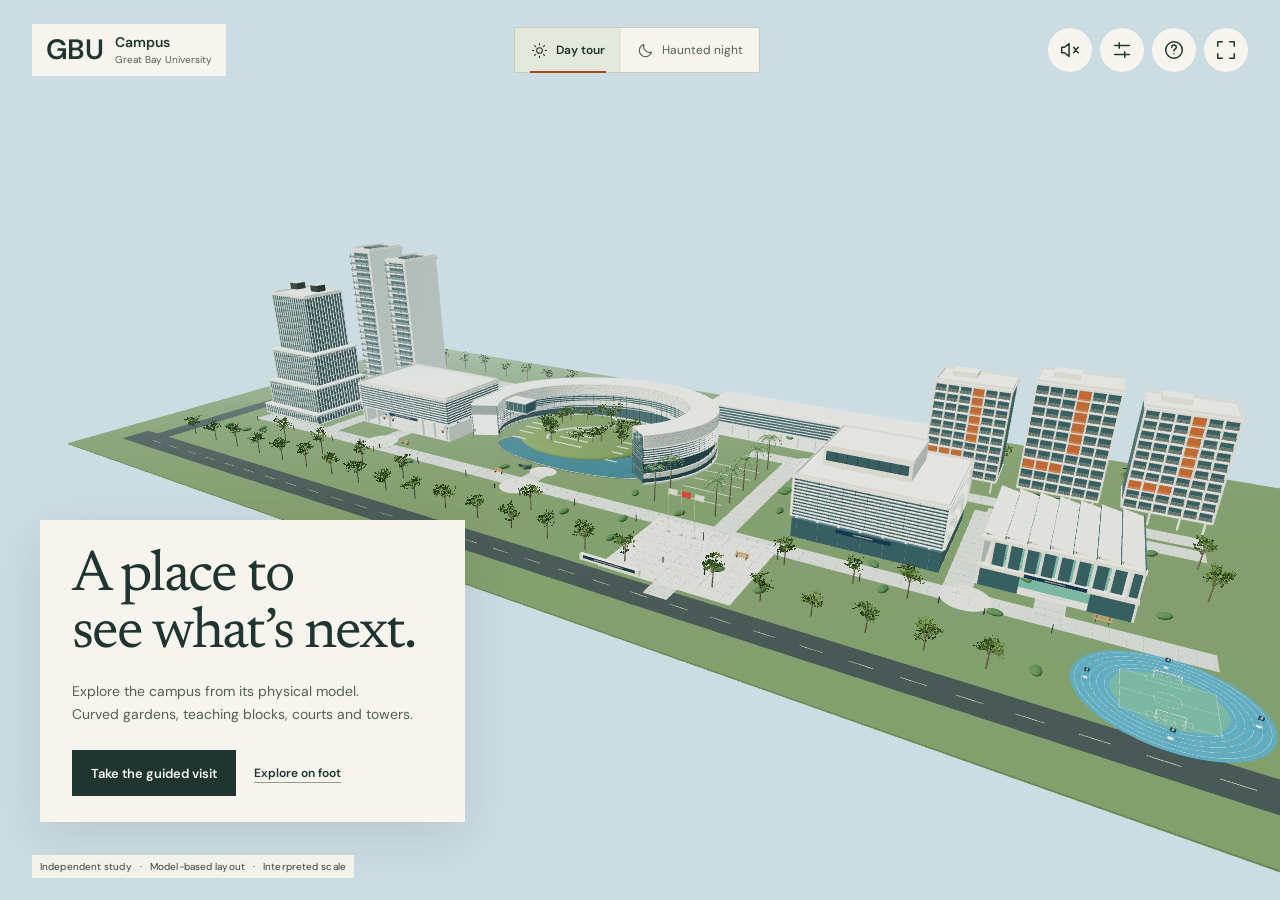
<file: index.html>
<!doctype html>
<html lang="en">
<head>
  <meta charset="UTF-8" /><meta name="viewport" content="width=device-width,initial-scale=1,viewport-fit=cover" />
  <meta name="theme-color" content="#f6f4ec" /><meta name="description" content="GBU Campus: an independent 3D study inspired by Great Bay University. Explore the architecture by day or enter a fictional haunted campus after dark." />
  <title>GBU Campus · Day tour</title>
  <link rel="icon" type="image/svg+xml" href="./favicon.svg" />
  <script type="module" crossorigin src="/assets/index-C_1fNGeS.js"></script>
  <link rel="modulepreload" crossorigin href="/assets/three-CCdVK0gQ.js">
  <link rel="stylesheet" crossorigin href="/assets/index-BbKD1gX-.css">
</head>
<body data-campus-mode="day">
  <main id="experience" aria-label="Great Bay University virtual campus visit">
    <canvas id="world" tabindex="0" aria-label="Interactive 3D campus. Use W A S D to walk and drag to look, or capture the mouse for mouse look. Press H for controls."></canvas>
    <div id="scene-fade" aria-hidden="true"></div>
    <header class="masthead campus-masthead">
      <a class="wordmark campus-brand" href="/" aria-label="GBU Campus — day tour"><strong>GBU</strong><span>Campus<small>Great Bay University</small></span></a>
      <nav class="campus-modes" aria-label="Campus experiences">
        <a href="/" aria-current="page"><svg viewBox="0 0 24 24" aria-hidden="true" focusable="false"><circle cx="12" cy="12" r="4"/><path d="M12 2v2m0 16v2M2 12h2m16 0h2M5 5l1.5 1.5m11 11L19 19M5 19l1.5-1.5m11-11L19 5"/></svg><span>Day tour</span></a>
        <a href="/night/"><svg viewBox="0 0 24 24" aria-hidden="true" focusable="false"><path d="M20.4 14.3A8.6 8.6 0 0 1 9.7 3.6a8.7 8.7 0 1 0 10.7 10.7Z"/></svg><span>Haunted night</span></a>
      </nav>
      <div class="tools" aria-label="Visit tools">
        <button id="sound" class="icon-button" aria-label="Turn ambience on" aria-pressed="false" title="Ambience"><svg viewBox="0 0 24 24"><path d="M11 5 6 9H3v6h3l5 4V5Zm5 4 5 6m0-6-5 6"/></svg></button>
        <button id="settings" class="icon-button" aria-label="Open settings" title="Settings"><svg viewBox="0 0 24 24"><path d="M4 7h16M4 17h16M9 4v6m6 4v6"/></svg></button>
        <button id="help" class="icon-button" aria-label="How to explore" title="Controls and information"><svg viewBox="0 0 24 24"><circle cx="12" cy="12" r="9"/><path d="M9.5 9a2.5 2.5 0 0 1 5 0c0 2-2.5 2-2.5 4m0 3h.01"/></svg></button>
        <button id="fullscreen" class="icon-button desktop-only" aria-label="Enter fullscreen" title="Fullscreen"><svg viewBox="0 0 24 24"><path d="M8 3H3v5m13-5h5v5M3 16v5h5m13-5v5h-5"/></svg></button>
      </div>
    </header>
    <section id="welcome" class="welcome" aria-labelledby="welcome-title">
      <h1 id="welcome-title">A place to<br>see what’s next.</h1>
      <p>Explore the campus from its physical model.<br>Curved gardens, teaching blocks, courts and towers.</p>
      <div class="welcome-actions"><button id="start-tour" class="primary" disabled>Preparing your visit…</button><button id="start-walk" class="text-button" disabled>Explore on foot</button></div>
      <div id="loading" class="loading" role="status"><span id="loading-text">Preparing architecture and landscape</span><div class="loading-track"><i id="loading-bar"></i></div></div>
      <div id="load-error" hidden role="alert"><p>The 3D scene could not load. Check your connection, then reload the visit.</p><button id="retry" class="primary">Reload the visit</button></div>
    </section>
    <div id="location-note" class="location-note" hidden><h1 id="place-title">The flag plaza</h1><p id="place-description">A campus arranged around its curved garden building.</p></div>
    <div id="visit-status" class="status" role="status" aria-live="polite" hidden></div>
    <div class="bottom-area">
      <nav id="places" class="places" aria-label="Places to visit" hidden>
        <button data-place="plaza" aria-current="location"><span class="place-dot"></span>Plaza</button><span class="route-line" aria-hidden="true"></span>
        <button data-place="entrance"><span class="place-dot"></span>Water court</button><span class="route-line" aria-hidden="true"></span>
        <button data-place="lobby"><span class="place-dot"></span>West block</button><button data-place="sports"><span class="place-dot"></span>Sports hall</button><button data-place="residence"><span class="place-dot"></span>Dormitories</button><button data-place="towers"><span class="place-dot"></span>Towers</button>
      </nav>
      <div id="visit-controls" class="visit-controls" hidden><button id="tour-toggle" class="primary">Guided visit <svg viewBox="0 0 24 24"><path d="m9 5 10 7-10 7Z"/></svg></button><button id="reset" class="icon-button" aria-label="Return to the plaza" title="Return to plaza"><svg viewBox="0 0 24 24"><path d="M4 10a8 8 0 1 1 1 8M4 4v6h6"/></svg></button></div>
    </div>
    <div id="touch-controls" class="touch-controls" hidden aria-label="Touch movement"><button data-move="forward" aria-label="Walk forward"><svg viewBox="0 0 24 24"><path d="m6 15 6-6 6 6"/></svg></button><button data-move="left" aria-label="Walk left"><svg viewBox="0 0 24 24"><path d="m15 6-6 6 6 6"/></svg></button><button data-move="back" aria-label="Walk backward"><svg viewBox="0 0 24 24"><path d="m6 9 6 6 6-6"/></svg></button><button data-move="right" aria-label="Walk right"><svg viewBox="0 0 24 24"><path d="m9 6 6 6-6 6"/></svg></button></div>
    <p id="gesture-hint" class="gesture-hint" hidden>W A S D to walk · drag to look · Esc to pause</p>
    <footer class="provenance">Independent study <span>·</span> Model-based layout <span>·</span> Interpreted scale</footer>
  </main>
  <dialog id="help-dialog" aria-labelledby="help-title"><button class="close-dialog icon-button" aria-label="Close controls"><svg viewBox="0 0 24 24"><path d="m6 6 12 12M6 18 18 6"/></svg></button><h2 id="help-title">Make yourself at home.</h2><p>Take the guided visit, or move at your own pace.</p><dl class="instructions"><div><dt>Walk</dt><dd><kbd>W</kbd><kbd>A</kbd><kbd>S</kbd><kbd>D</kbd> or arrow keys</dd></div><div><dt>Look around</dt><dd>Drag the scene · <kbd>Q</kbd> / <kbd>E</kbd> to turn · or choose mouse follow in settings and click the scene to capture the mouse</dd></div><div><dt>Walk faster</dt><dd>Hold <kbd>Shift</kbd></dd></div><div><dt>Pause / resume</dt><dd><kbd>Esc</kbd> or the visit button</dd></div><div><dt>On a touch screen</dt><dd>Use the direction buttons; drag elsewhere to look.</dd></div></dl><p class="model-note">This independent study uses the supplied physical-model views for relative building locations and campus photos for facade details. It is not an official university tour. Distances are compressed for exploration; unseen interiors are interpreted. Haunted night uses the same campus with fictional characters and challenges.</p><button class="primary close-dialog">Continue exploring</button></dialog>
  <dialog id="settings-dialog" aria-labelledby="settings-title"><button class="close-dialog icon-button" aria-label="Close settings"><svg viewBox="0 0 24 24"><path d="m6 6 12 12M6 18 18 6"/></svg></button><h2 id="settings-title">Your pace, your view.</h2><label class="setting-row" for="quality"><span>Rendering detail<small>Balanced uses less graphics power.</small></span><select id="quality"><option value="high">High</option><option value="balanced">Balanced</option></select></label><label class="setting-row" for="reduced-motion"><span>Reduce camera motion<small>Visit each place without an automatic walk.</small></span><input type="checkbox" id="reduced-motion" /></label><label class="setting-row" for="look-mode"><span>Mouse look<small>Drag the scene, or capture the mouse and move it to look around. The two modes never run together.</small></span><select id="look-mode"><option value="drag">Drag to look</option><option value="follow">Mouse follow</option></select></label><label class="setting-row" for="sensitivity"><span>Look sensitivity<small>Applies to drag and mouse follow.</small></span><input id="sensitivity" type="range" min="0.5" max="2" step="0.1" value="1" /></label><button class="primary close-dialog">Back to the visit</button></dialog>
</body></html>
</file>
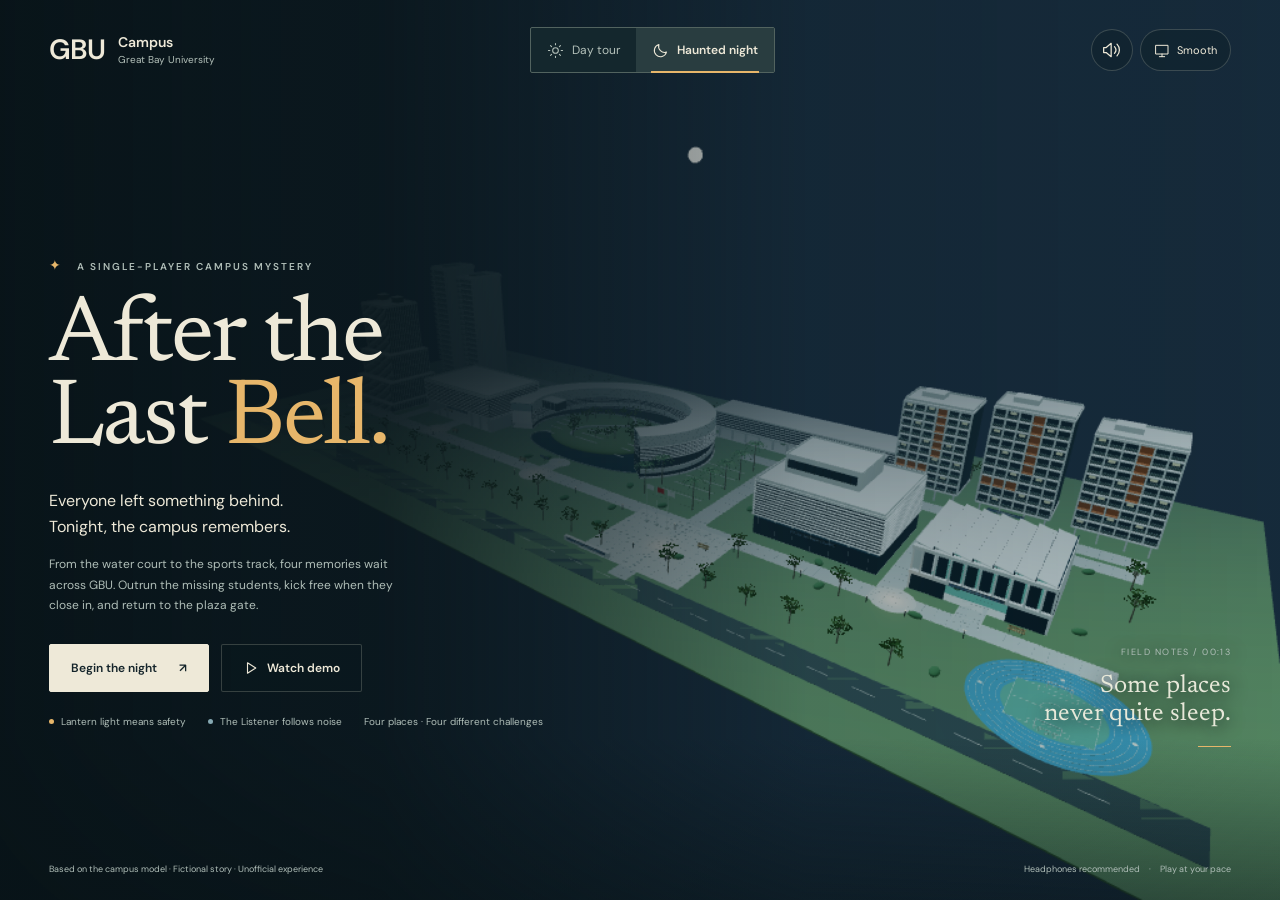
<file: night/index.html>
<!doctype html>
<html lang="en">
<head>
  <meta charset="UTF-8" />
  <meta name="viewport" content="width=device-width, initial-scale=1, viewport-fit=cover" />
  <meta name="theme-color" content="#101d22" />
  <link rel="icon" href="./favicon.svg" type="image/svg+xml" />
  <meta name="description" content="After the Last Bell — a fictional mystery on a model-based GBU campus. Cross the water court, teaching block, sports track and dormitory arcade to recover four memories." />
  <title>GBU Campus · After the Last Bell</title>
  <script type="module" crossorigin src="/night/assets/index-DLVixqbu.js"></script>
  <link rel="modulepreload" crossorigin href="/night/assets/three-Br6_qYX3.js">
  <link rel="stylesheet" crossorigin href="/night/assets/index-C71HWExz.css">
</head>
<body data-campus-mode="night">
  <main id="game" aria-label="After the Last Bell, a single-player haunted campus game">
    <div id="scene" aria-label="3D campus. W A S D to walk, drag to look or capture the mouse for mouse look, Shift to sprint, Space to kick, E to interact." tabindex="0"></div>
    <div id="ui" data-mode="title">
      <div class="screen-shade" aria-hidden="true"></div>
      <div id="bite-effect" class="bite-effect" aria-hidden="true"><i></i><i></i><i></i></div>
      <header class="masthead campus-masthead">
        <a class="edition-mark campus-brand" href="#" id="home-mark" aria-label="GBU Campus — return to night title"><strong>GBU</strong><span>Campus<small>Great Bay University</small></span></a>
        <nav class="campus-modes" aria-label="Campus experiences">
          <a href="/"><svg viewBox="0 0 24 24" aria-hidden="true" focusable="false"><circle cx="12" cy="12" r="4"/><path d="M12 2v2m0 16v2M2 12h2m16 0h2M5 5l1.5 1.5m11 11L19 19M5 19l1.5-1.5m11-11L19 5"/></svg><span>Day tour</span></a>
          <a href="/night/" aria-current="page"><svg viewBox="0 0 24 24" aria-hidden="true" focusable="false"><path d="M20.4 14.3A8.6 8.6 0 0 1 9.7 3.6a8.7 8.7 0 1 0 10.7 10.7Z"/></svg><span>Haunted night</span></a>
        </nav>
        <nav class="utility-nav" aria-label="Game settings">
          <button id="sound-button" class="icon-button" title="Toggle sound" aria-label="Sound on" aria-pressed="true"><svg viewBox="0 0 24 24" aria-hidden="true"><path d="m11 4-6 5H2v6h3l6 5V4Zm4 4a6 6 0 0 1 0 8m3-11a10 10 0 0 1 0 14"/></svg><span class="sound-slash" aria-hidden="true">/</span></button>
          <button id="quality-button" class="text-icon" title="Change rendering quality"><svg viewBox="0 0 24 24" aria-hidden="true"><path d="M3 5h18v13H3zM8 22h8M12 18v4"/></svg><span id="quality-label">Auto</span></button>
          <button id="map-button" class="icon-button game-only" title="Campus map (M)" aria-label="Open campus map" aria-expanded="false"><svg viewBox="0 0 24 24" aria-hidden="true"><path d="m2 5 6-3 8 3 6-3v17l-6 3-8-3-6 3V5Zm6-3v17m8-14v17"/></svg></button>
          <button id="pause-button" class="icon-button game-only" title="Pause (Escape)" aria-label="Pause game"><svg viewBox="0 0 24 24" aria-hidden="true"><path d="M8 5v14M16 5v14"/></svg></button>
        </nav>
      </header>

      <section id="title-screen" class="title-screen" aria-labelledby="game-title">
        <div class="title-copy">
          <p class="eyebrow"><span class="tiny-star" aria-hidden="true">✦</span> A SINGLE-PLAYER CAMPUS MYSTERY</p>
          <h1 id="game-title">After the<br>Last <em>Bell.</em></h1>
          <p class="title-story">Everyone left something behind.<br>Tonight, the campus remembers.</p>
          <p class="title-description">From the water court to the sports track, four memories wait across GBU. Outrun the missing students, kick free when they close in, and return to the plaza gate.</p>
          <div class="title-actions"><button id="start-button" class="button primary" disabled>Begin the night <span aria-hidden="true">↗</span></button><button id="demo-button" class="button secondary" disabled><svg viewBox="0 0 20 20" aria-hidden="true"><path d="m6 3 11 7-11 7Z"/></svg>Watch demo</button></div>
          <div id="loading" class="loading" role="status"><span id="loading-label">Waking the campus…</span><div class="loading-track"><i id="loading-progress"></i></div></div>
          <div class="title-details"><span><i class="warm-dot"></i> Lantern light means safety</span><span><i class="cold-dot"></i> The Listener follows noise</span><span>Four places · Four different challenges</span></div>
        </div>
        <div class="title-location" aria-hidden="true"><span>FIELD NOTES / 00:13</span><div>Some places<br>never quite sleep.</div><i></i></div>
        <footer class="title-footer"><span>Based on the campus model · Fictional story · Unofficial experience</span><span>Headphones recommended <i aria-hidden="true">·</i> Play at your pace</span></footer>
      </section>

      <section id="hud" class="hud" aria-label="Game status" hidden>
        <div class="objective-block"><p class="eyebrow"><span id="memory-count">0 / 4</span> MEMORIES RECOVERED</p><h2 id="objective">Find the lost memories.</h2><p id="hint">Follow the lantern-lit paths.</p><p id="navigation-label" class="navigation-label" hidden></p><div id="track-status" class="track-status" role="timer" hidden><span id="track-progress">TRACK · 1 / 4</span><b id="track-clock">30s</b></div><ol id="memory-list" class="memory-list" aria-label="Lost memories"><li data-memory="library"><i></i><span>The corridor whisper</span></li><li data-memory="greenhouse"><i></i><span>The water reflection</span></li><li data-memory="observatory"><i></i><span>The final lap</span></li><li data-memory="residence"><i></i><span>The room-call melody</span></li></ol></div>
        <div class="survival-block"><div id="safety-label" class="safety-label"><span></span><b>Beyond the lanterns</b></div><div class="meter-row blood-row"><span>Blood</span><div class="meter-track blood"><i id="health-fill"></i></div><b id="health-value">100</b></div><div class="meter-row"><span>Composure</span><div class="meter-track"><i id="composure-fill"></i></div><b id="composure-value">100</b></div><div class="meter-row"><span id="torch-label">Torch</span><div class="meter-track battery"><i id="battery-fill"></i></div><b id="battery-value">100</b></div><div class="noise-row"><span id="noise-label">Quiet footsteps</span><div class="noise-bars" id="noise-bars" aria-label="Noise level"><i></i><i></i><i></i><i></i><i></i></div></div></div>
        <div class="quick-controls"><span><kbd>W A S D</kbd> move</span><span id="look-hint">drag to look</span><span><kbd>E</kbd> hold to interact</span><span><kbd>F</kbd> torch</span><span><kbd>Q</kbd> bell</span><span><kbd>Shift</kbd> run</span><span><kbd>Space</kbd> kick</span></div>
        <div class="combat-status"><span id="chase-label">No footsteps behind you</span><span class="kick-status"><kbd>SPACE</kbd><span id="kick-label">Kick ready</span></span></div>
        <div class="bell-status"><svg class="bell-symbol" viewBox="0 0 24 24" aria-hidden="true"><path d="M4 18h16l-3-5V9A5 5 0 0 0 7 9v4l-3 5Zm6 3h4M12 2v2"/></svg><span id="bell-label">Decoy bell ready</span></div>
      </section>
      <div id="reticle" class="reticle" aria-hidden="true" hidden></div>
      <p id="event-message" class="event-message" role="status" aria-live="polite" hidden></p>
      <section id="focus-prompt" class="focus-prompt" aria-label="Nearby interaction" hidden><span class="interaction-key">HOLD E</span><div><h3 id="focus-title"></h3><p id="focus-instruction"></p><div class="ritual-track"><i id="ritual-progress"></i></div></div></section>
      <div id="note-controls" class="note-controls" hidden aria-label="Play dormitory notes"><button data-note="1"><kbd>1</kbd><span>Low</span></button><button data-note="2"><kbd>2</kbd><span>Middle</span></button><button data-note="3"><kbd>3</kbd><span>High</span></button></div>
      <div id="demo-strip" class="demo-strip" hidden><div><span class="demo-label"><i></i> LIVE DEMO</span><p id="demo-caption">Walking the same paths you can explore.</p></div><button id="take-control-button" class="button compact">Take control <span aria-hidden="true">↗</span></button></div>

      <aside id="map-panel" class="map-panel" aria-labelledby="map-title" hidden><div class="map-heading"><div><p class="eyebrow">NIGHT PORTER’S PLAN</p><h2 id="map-title">Across the campus</h2></div><button id="map-close" class="icon-button" aria-label="Close map">×</button></div>
        <svg class="campus-map" viewBox="0 0 630 340" role="img" aria-label="Model-relative campus plan. Towers and west teaching block are left of the curved building. Sports hall, track and dormitories are on the right. Plaza gate is at the front.">
          <defs><pattern id="map-grid" width="24" height="24" patternUnits="userSpaceOnUse"><path d="M24 0H0v24" fill="none" stroke="currentColor" opacity=".07"/></pattern></defs><rect width="630" height="340" fill="url(#map-grid)"/>
          <g id="map-layout"></g>
          <circle id="map-target" class="map-target" r="15" hidden/>
          <circle id="map-ghost" class="map-ghost" r="5" hidden/>
          <g id="map-player" class="map-player"><circle r="8"/><path d="m0-9 4 12-4-2-4 2Z"/></g>
        </svg><ol id="map-memory-list" class="map-memory-list" aria-label="Memory locations"></ol><div class="map-legend"><span><i class="player-key"></i>You</span><span><i class="warm-dot"></i>Safe lantern</span><span><i class="memory-key"></i>Recovered</span></div><p class="map-tip">Game paused while this map is open.<br>Recover all four, then return to the plaza gate.</p>
      </aside>

      <div id="touch-controls" class="touch-controls" hidden aria-label="Touch controls"><div class="move-pad"><button id="touch-sprint" class="touch-sprint" aria-label="Hold while moving to sprint">Sprint</button><button data-direction="forward" aria-label="Walk forward">↑</button><button data-direction="left" aria-label="Walk left">←</button><button data-direction="back" aria-label="Walk backward">↓</button><button data-direction="right" aria-label="Walk right">→</button></div><div class="touch-actions"><button id="touch-kick" class="touch-kick" aria-label="Kick zombie ahead">Kick</button><button id="touch-torch" aria-label="Toggle torch">Light</button><button id="touch-bell" aria-label="Ring decoy bell">Bell</button><button id="touch-interact" class="touch-interact" aria-label="Hold to interact">Hold E</button></div></div>

      <section id="pause-screen" class="modal-screen" role="dialog" aria-modal="true" aria-labelledby="pause-title" hidden><div class="modal-copy"><p class="eyebrow">TAKE A BREATH</p><h2 id="pause-title">The night can wait.</h2><p>The campus is paused. Your memories are safe.</p><button id="resume-button" class="button primary">Continue exploring <span aria-hidden="true">↗</span></button><div class="pause-settings" aria-label="Mouse look settings"><label class="pause-setting" for="night-look-mode"><span>Mouse look<small>Drag the scene, or capture the mouse and move it to look. The two modes never run together.</small></span><select id="night-look-mode"><option value="drag">Drag to look</option><option value="follow">Mouse follow</option></select></label><label class="pause-setting" for="night-sensitivity"><span>Look sensitivity<small>Applies to drag and mouse follow.</small></span><input id="night-sensitivity" type="range" min="0.5" max="2" step="0.1" value="1" /></label></div><div class="pause-controls"><div><kbd>W A S D</kbd><span>Walk · arrows also work</span></div><div><kbd>Drag</kbd><span>Look around · or capture the mouse in settings below</span></div><div><kbd>E</kbd><span>Hold to perform a ritual</span></div><div><kbd>F</kbd><span>Toggle your torch</span></div><div><kbd>Shift</kbd><span>Outrun zombies · noise attracts the Listener</span></div><div><kbd>Space</kbd><span>Kick the zombie ahead to knock it down</span></div><div><kbd>Q</kbd><span>Ring a decoy bell</span></div><div><kbd>1 2 3</kbd><span>Play the residence notes</span></div><div><kbd>M</kbd><span>Open the campus map</span></div></div><div class="campus-modal-exits"><button id="pause-home-button" class="text-button">Return to title</button><a class="campus-return-link" href="/">Return to day tour<svg viewBox="0 0 20 20" aria-hidden="true" focusable="false"><path d="M16 10H4m5-5-5 5 5 5"/></svg></a></div></div></section>
      <section id="end-screen" class="modal-screen" role="dialog" aria-modal="true" aria-labelledby="end-title" hidden><div class="modal-copy end-copy"><p id="end-eyebrow" class="eyebrow">THE NIGHT ARCHIVE</p><h2 id="end-title">The campus remembers.</h2><p id="end-description"></p><div class="end-stats"><div><strong id="end-memories">4 / 4</strong><span>Memories returned</span></div><div><strong id="end-time">00:00</strong><span>Time in the night</span></div></div><button id="retry-button" class="button primary">Walk the night again <span aria-hidden="true">↗</span></button><div class="campus-modal-exits"><button id="end-home-button" class="text-button">Return to title</button><a class="campus-return-link" href="/">Return to day tour<svg viewBox="0 0 20 20" aria-hidden="true" focusable="false"><path d="M16 10H4m5-5-5 5 5 5"/></svg></a></div></div></section>
    </div>
  </main>
</body>
</html>
</file>
<file: assets/index-BbKD1gX-.css>
body[data-campus-mode=day]{--campus-surface: #f6f4ec;--campus-foreground: #1e3530;--campus-secondary: #526154;--campus-line: #c5cec0;--campus-active: #e3e8da;--campus-accent: #a84620;--campus-gutter: 32px}body[data-campus-mode=night]{--campus-surface: #14272d;--campus-foreground: #eee9d8;--campus-secondary: #b4c1ba;--campus-line: #52635f;--campus-active: #293d40;--campus-accent: #e7b66a;--campus-gutter: var(--pad)}body[data-campus-mode] .masthead.campus-masthead{top:max(24px,env(safe-area-inset-top));right:var(--campus-gutter);left:var(--campus-gutter);display:grid;grid-template-columns:auto 1fr auto;align-items:center;gap:20px}body[data-campus-mode] .campus-brand{display:inline-flex;align-items:center;gap:12px;min-height:52px;color:var(--campus-foreground);text-decoration:none;pointer-events:auto}body[data-campus-mode=day] .campus-brand{padding:8px 14px}body[data-campus-mode] .campus-brand strong{font-size:28px;line-height:1;font-weight:600;letter-spacing:-.025em}body[data-campus-mode] .campus-brand>span{display:block;font-size:14px;line-height:1.2;font-weight:600;letter-spacing:0}body[data-campus-mode] .campus-brand small{display:block;margin-top:4px;color:var(--campus-secondary);font-size:10px;line-height:1.2;font-weight:400;letter-spacing:0;opacity:1}body[data-campus-mode] .campus-modes{display:inline-flex;justify-self:center;align-items:stretch;min-height:46px;background:var(--campus-surface);border:1px solid var(--campus-line);border-radius:2px;pointer-events:auto}body[data-campus-mode] .campus-modes a{position:relative;display:inline-flex;align-items:center;justify-content:center;gap:8px;min-height:44px;padding:0 16px;color:var(--campus-secondary);font-size:12px;line-height:1.2;font-weight:400;text-decoration:none;white-space:nowrap;transition:color .15s ease-out,background-color .15s ease-out}body[data-campus-mode] .campus-modes svg{width:17px;height:17px;flex:0 0 17px;fill:none;stroke:currentColor;stroke-width:1.5;stroke-linecap:round;stroke-linejoin:round}body[data-campus-mode] .campus-modes a[aria-current=page]{color:var(--campus-foreground);background:var(--campus-active);font-weight:600}body[data-campus-mode] .campus-modes a[aria-current=page]:after{content:"";position:absolute;right:15px;bottom:-1px;left:15px;height:2px;background:var(--campus-accent)}body[data-campus-mode] .campus-modes a:hover{color:var(--campus-foreground);background:var(--campus-active)}body[data-campus-mode] .campus-modes a:focus-visible,body[data-campus-mode] .campus-brand:focus-visible,body[data-campus-mode] .campus-return-link:focus-visible{outline:2px solid var(--campus-accent);outline-offset:4px;z-index:1}body[data-campus-mode] .campus-modal-exits{display:flex;align-items:center;justify-content:center;flex-wrap:wrap;gap:8px 24px;margin-top:18px}body[data-campus-mode] .campus-modal-exits .text-button{margin:0;padding:10px 0;min-height:44px}body[data-campus-mode] .campus-return-link{display:inline-flex;align-items:center;justify-content:center;gap:8px;min-height:44px;color:var(--campus-accent);font-size:11px;line-height:1.4;text-decoration:underline;text-decoration-thickness:1px;text-underline-offset:5px}body[data-campus-mode] .campus-return-link:hover{color:var(--campus-foreground)}body[data-campus-mode] .campus-return-link svg{width:15px;height:15px;fill:none;stroke:currentColor;stroke-width:1.5;stroke-linecap:round;stroke-linejoin:round}@media(max-width:900px){body[data-campus-mode=day]{--campus-gutter: 20px}body[data-campus-mode] .masthead.campus-masthead{top:max(20px,env(safe-area-inset-top));grid-template-columns:1fr auto;gap:9px 14px}body[data-campus-mode] .campus-modes{grid-column:1 / -1;grid-row:2;justify-self:start}body[data-campus-mode] .campus-masthead>.tools,body[data-campus-mode] .campus-masthead>.utility-nav{grid-column:2;grid-row:1}body[data-campus-mode=day] .location-note{top:calc(max(20px,env(safe-area-inset-top)) + 126px)}body[data-campus-mode=day] .status{top:calc(max(20px,env(safe-area-inset-top)) + 210px)}body[data-campus-mode=night] .objective-block{top:calc(max(20px,env(safe-area-inset-top)) + 126px)}body[data-campus-mode=night] .event-message{top:calc(max(20px,env(safe-area-inset-top)) + 265px)}body[data-campus-mode=night] .map-panel{top:calc(max(20px,env(safe-area-inset-top)) + 118px);max-height:calc(100dvh - 160px)}body[data-campus-mode=night] .title-screen{padding-top:165px}}@media(max-width:520px){body[data-campus-mode=day]{--campus-gutter: 16px}body[data-campus-mode] .masthead.campus-masthead{top:max(16px,env(safe-area-inset-top));gap:8px}body[data-campus-mode] .campus-brand{min-height:44px;gap:8px}body[data-campus-mode=day] .campus-brand{padding:8px 10px}body[data-campus-mode] .campus-brand strong{font-size:24px}body[data-campus-mode] .campus-brand>span{font-size:12px}body[data-campus-mode] .campus-brand small{display:none}body[data-campus-mode] .campus-modes{width:100%}body[data-campus-mode] .campus-modes a{flex:1;padding:0 12px}body[data-campus-mode=night] .utility-nav{gap:5px}body[data-campus-mode=night] .utility-nav .icon-button{height:44px;min-width:44px}body[data-campus-mode=night] .utility-nav .text-icon{height:44px}body[data-campus-mode=day] .location-note,body[data-campus-mode=night] .objective-block{top:calc(max(16px,env(safe-area-inset-top)) + 116px)}body[data-campus-mode=day] .status{top:calc(max(16px,env(safe-area-inset-top)) + 200px)}body[data-campus-mode=day] .provenance{max-width:calc(100vw - 32px);line-height:1.5}body[data-campus-mode=night] .event-message{top:calc(max(16px,env(safe-area-inset-top)) + 260px)}body[data-campus-mode=night] .map-panel{top:calc(max(16px,env(safe-area-inset-top)) + 116px)}body[data-campus-mode=night] .title-screen{padding-top:146px}}@media(max-width:360px){body[data-campus-mode] .campus-brand{gap:6px}body[data-campus-mode] .campus-brand strong{font-size:22px}body[data-campus-mode] .campus-brand>span{font-size:11px}body[data-campus-mode=night] .utility-nav{gap:3px}body[data-campus-mode=night] .utility-nav .icon-button{height:40px;min-width:40px}body[data-campus-mode=night] .utility-nav .text-icon{height:40px;padding:0 8px;font-size:10px}}@media(orientation:landscape)and (max-height:600px)and (max-width:1000px){body[data-campus-mode] .masthead.campus-masthead{top:max(12px,env(safe-area-inset-top));grid-template-columns:auto 1fr auto;gap:12px}body[data-campus-mode] .campus-brand{min-height:44px;gap:8px}body[data-campus-mode] .campus-brand strong{font-size:24px}body[data-campus-mode] .campus-brand>span{font-size:12px}body[data-campus-mode] .campus-brand small{display:none}body[data-campus-mode] .campus-modes{grid-column:2;grid-row:1;justify-self:center;width:auto}body[data-campus-mode] .campus-modes a{padding:0 12px;font-size:11px}body[data-campus-mode] .campus-masthead>.tools,body[data-campus-mode] .campus-masthead>.utility-nav{grid-column:3}body[data-campus-mode=day] .location-note{top:82px}body[data-campus-mode=day] .status{top:82px;left:auto;right:20px}body[data-campus-mode=night] .objective-block{top:78px}body[data-campus-mode=night] .event-message{top:145px}body[data-campus-mode=night] .map-panel{top:72px;max-height:calc(100dvh - 88px)}body[data-campus-mode=night] .title-screen{padding-top:78px}}@media(prefers-reduced-motion:reduce){body[data-campus-mode] .campus-modes a{transition:none}}@media(orientation:landscape)and (max-height:600px)and (max-width:700px){body[data-campus-mode] .masthead.campus-masthead{gap:8px}body[data-campus-mode] .campus-brand{gap:6px}body[data-campus-mode] .campus-brand strong{font-size:22px}body[data-campus-mode] .campus-brand>span{font-size:11px}body[data-campus-mode] .campus-modes a{gap:6px;padding:0 8px;font-size:10px}body[data-campus-mode] .campus-modes svg{width:15px;height:15px;flex-basis:15px}body[data-campus-mode=night] .utility-nav{gap:3px}body[data-campus-mode=night] .utility-nav .icon-button{height:40px;min-width:40px}body[data-campus-mode=night] .utility-nav .text-icon{height:40px;padding:0 8px;font-size:10px}body[data-campus-mode=night] .utility-nav .text-icon svg{display:none}}@font-face{font-family:DM Sans;src:url(/fonts/DM-Sans-Regular.ttf) format("truetype");font-weight:400;font-display:swap}@font-face{font-family:DM Sans;src:url(/fonts/DM-Sans-Semibold.ttf) format("truetype");font-weight:600 800;font-display:swap}@font-face{font-family:Newsreader;src:url(/fonts/Newsreader-Regular.ttf) format("truetype");font-weight:400;font-display:swap}:root{font-family:DM Sans,sans-serif;color:#1e3530;background:#d2dce0;--paper:#f6f4ec;--ink:#1e3530;--soft:#526154;--accent:#be4f20;font-synthesis:none;color-scheme:light}*{box-sizing:border-box}body{margin:0;overflow:hidden}button,input,select{font:inherit}button{cursor:pointer}button,select{color:var(--ink)}button{border:0}button:disabled{opacity:.55;cursor:wait}button:focus-visible,input:focus-visible,select:focus-visible,canvas:focus-visible{outline:3px solid var(--accent);outline-offset:4px}::selection{color:var(--paper);background:var(--ink)}[hidden]{display:none!important}svg{width:22px;height:22px;fill:none;stroke:currentColor;stroke-width:1.6;stroke-linecap:round;stroke-linejoin:round;flex:none}#experience,#world,#scene-fade{position:fixed;inset:0;width:100%;height:100%}#world{display:block;touch-action:none;cursor:grab;outline-offset:-4px}#world:active{cursor:grabbing}#scene-fade{background:var(--paper);opacity:0;pointer-events:none;z-index:8;transition:opacity .22s ease-out}#scene-fade.active{opacity:1}.masthead{position:absolute;inset:28px 32px auto;display:flex;justify-content:space-between;align-items:center;pointer-events:none;gap:20px}.wordmark{display:flex;align-items:center;gap:15px;background:var(--paper);padding:12px 18px;pointer-events:auto}.wordmark strong{font-size:30px;letter-spacing:-.035em;font-weight:600;line-height:1}.wordmark div{display:flex;flex-direction:column;gap:3px;border-left:1px solid #c5ccc0;padding-left:15px}.wordmark span{font-size:12px;font-weight:600}.wordmark span[lang]{font-size:13px;letter-spacing:.16em;font-weight:400}.tools{display:flex;gap:8px;pointer-events:auto}.icon-button{display:grid;place-items:center;width:44px;height:44px;background:var(--paper);border-radius:50%;transition:background .15s,transform .15s}.icon-button:hover{background:#e3e8da;transform:translateY(-1px)}.icon-button[aria-pressed=true]{background:var(--ink);color:var(--paper)}.welcome{position:absolute;left:40px;bottom:78px;padding:28px 32px 26px;background:var(--paper);width:425px;box-shadow:0 16px 50px #1d30221a}.welcome h1{font:400 clamp(38px,4.5vw,58px)/.99 Newsreader,serif;letter-spacing:-.035em;margin:0 0 18px}.welcome p{font-size:14px;line-height:1.65;margin:0 0 24px;color:var(--soft)}.welcome-actions{display:flex;align-items:center;gap:18px}.primary{display:inline-flex;justify-content:center;align-items:center;gap:12px;min-height:46px;background:var(--ink);color:var(--paper);padding:12px 19px;font-size:13px;font-weight:600;white-space:nowrap;transition:background .15s}.primary:hover{background:#375243}.primary svg{width:15px;height:15px}.text-button{min-height:44px;background:none;font-size:12px;padding:8px 0;font-weight:600;text-decoration:underline;text-decoration-color:#929d8c;text-underline-offset:5px}.text-button:hover{color:#9a431d}.text-button span{margin-left:3px}.loading{margin-top:18px;font-size:11px;color:var(--soft)}.loading-track{height:2px;background:#d9dece;margin-top:8px;overflow:hidden}.loading-track i{display:block;background:var(--ink);height:100%;width:100%;transform:scaleX(.08);transform-origin:left;transition:transform .3s}#load-error p{margin-top:20px;color:#942f20}.location-note{position:absolute;top:118px;left:32px;max-width:390px;background:#f6f4ecef;padding:15px 20px}.location-note h1{font:400 28px/1.1 Newsreader,serif;margin:0 0 6px}.location-note p{font-size:12px;line-height:1.5;margin:0;color:var(--soft)}.bottom-area{position:absolute;bottom:58px;left:32px;right:32px;display:flex;align-items:center;justify-content:space-between;gap:20px;pointer-events:none}.places,.visit-controls{pointer-events:auto;display:flex;align-items:center}.places{background:var(--paper);padding:4px 13px}.places button{background:none;min-height:48px;padding:10px 14px;display:flex;gap:9px;align-items:center;font-size:13px;color:#586354}.places button:hover{background:#e8ebdf}.places button[aria-current]{color:var(--ink);font-weight:600}.place-dot{width:6px;height:6px;border:1px solid #718063;border-radius:50%}.places button[aria-current] .place-dot{background:var(--ink);border-color:var(--ink);box-shadow:0 0 0 3px #d7dfcf}.route-line{width:20px;height:1px;background:#c4ccba}.visit-controls{gap:10px}.visit-controls .primary{min-height:52px;min-width:153px}.visit-controls .icon-button{width:48px;height:48px}.gesture-hint{position:absolute;right:32px;bottom:18px;font-size:11px;background:var(--paper);padding:7px 11px;margin:0}.provenance{position:absolute;left:32px;bottom:22px;font-size:10px;color:#344333;background:#f6f4eceb;padding:5px 8px;letter-spacing:.01em}.provenance span{padding:0 5px}.status{position:absolute;top:114px;right:32px;background:var(--ink);color:var(--paper);font-size:12px;padding:12px 17px;max-width:290px;line-height:1.5}dialog{border:0;padding:36px;width:min(520px,calc(100vw - 32px));max-height:calc(100dvh - 40px);background:var(--paper);color:var(--ink);box-shadow:0 20px 80px #17261f42;overscroll-behavior:contain}dialog::backdrop{background:#182e2966;-webkit-backdrop-filter:blur(3px);backdrop-filter:blur(3px)}dialog h2{font:400 36px/1.1 Newsreader,serif;letter-spacing:-.025em;max-width:350px;margin:12px 0}dialog>p{font-size:14px;line-height:1.7;color:var(--soft)}dialog>.icon-button{position:absolute;right:12px;top:12px;background:transparent}.instructions{margin:26px 0}.instructions>div{display:grid;grid-template-columns:125px 1fr;gap:12px;padding:12px 0;border-bottom:1px solid #d9dfd2;font-size:13px;line-height:1.6}.instructions dt{font-weight:600}.instructions dd{margin:0}.instructions kbd{font:12px DM Sans,sans-serif;padding:2px 5px;border:1px solid #a7b1a1;margin-right:3px}.model-note{font-size:12px!important}.setting-row{display:flex;align-items:center;justify-content:space-between;gap:24px;min-height:90px;padding:16px 0;border-bottom:1px solid #d9dfd2;font-size:14px}.setting-row small{display:block;font-size:12px;color:var(--soft);line-height:1.5;margin-top:5px}.setting-row input[type=checkbox]{width:22px;height:22px;accent-color:var(--ink);flex:none}.setting-row select{padding:8px;background:var(--paper);border:1px solid #889881;max-width:125px}.setting-row input[type=range]{width:110px;accent-color:var(--ink)}#settings-dialog>.primary{margin-top:24px}.touch-controls{position:absolute;right:25px;bottom:152px;display:grid;grid-template-columns:44px 44px 44px;grid-template-rows:44px 44px;gap:5px;touch-action:none}.touch-controls button{width:44px;height:44px;background:#f6f4eced;display:grid;place-items:center;border-radius:50%;touch-action:none;-webkit-user-select:none;user-select:none}.touch-controls button:active{background:var(--ink);color:var(--paper)}.touch-controls button:first-child{grid-column:2}.touch-controls button:nth-child(2){grid-column:1}.touch-controls button:nth-child(3){grid-column:2}.touch-controls button:nth-child(4){grid-column:3}*{scrollbar-width:thin;scrollbar-color:#86967d var(--paper)}@media(max-width:700px){.masthead{inset:16px 16px auto;gap:10px}.wordmark{padding:10px 12px;gap:10px}.wordmark strong{font-size:24px}.wordmark div{padding-left:10px;gap:3px}.wordmark span{font-size:10px}.wordmark span[lang]{font-size:11px}.tools{gap:5px}.icon-button{width:44px;height:44px}.desktop-only,.tools #sound{display:none}.welcome{left:16px;bottom:65px;width:calc(100% - 32px);padding:23px 24px}.welcome h1{font-size:40px;line-height:.99;margin-bottom:12px}.welcome p{font-size:12px;line-height:1.6;margin-bottom:17px}.welcome-actions{gap:19px}.welcome .primary{padding:12px 16px}.location-note{top:92px;left:16px;right:16px;max-width:none;padding:11px 14px}.location-note h1{font-size:25px;margin-bottom:4px}.location-note p{font-size:11px}.bottom-area{left:16px;right:16px;bottom:53px;flex-wrap:wrap;gap:10px}.places{flex:1;justify-content:center;padding:2px 7px}.places button{font-size:12px;padding:10px 9px;gap:7px;min-height:44px}.route-line{width:13px}.visit-controls{width:100%;justify-content:flex-end}.visit-controls .primary{min-height:44px}.visit-controls .icon-button{height:44px;width:44px}.provenance{left:16px;bottom:calc(15px + env(safe-area-inset-bottom));font-size:9px}.gesture-hint{display:none}.status{top:173px;left:16px;right:auto;max-width:calc(100% - 32px);font-size:11px;padding:9px 12px}.touch-controls{bottom:173px;right:16px}.instructions>div{grid-template-columns:100px 1fr;font-size:12px}.instructions kbd{font-size:10px}dialog{padding:28px 24px}dialog h2{font-size:32px}.setting-row{gap:15px}}@media(max-height:560px){.welcome{bottom:55px;padding:18px 24px;width:370px}.welcome h1{font-size:34px}.welcome p{margin-bottom:12px}.location-note{top:95px}.masthead{top:16px}.bottom-area{bottom:43px}.provenance{bottom:12px}.gesture-hint{bottom:11px}.touch-controls{bottom:115px}.status{top:92px}}@media(prefers-reduced-motion:reduce){*,*:before,*:after{transition:none!important;animation:none!important}}.places{max-width:calc(100vw - 310px);overflow-x:auto;flex-shrink:1}.places button{flex-shrink:0;white-space:nowrap}.route-line{display:none}@media(max-width:700px){.places{max-width:100%;justify-content:flex-start;width:100%;flex-basis:100%;scrollbar-width:thin}.places button{font-size:11px;padding-inline:10px}}
</file>
<file: night/assets/index-C71HWExz.css>
body[data-campus-mode=day]{--campus-surface: #f6f4ec;--campus-foreground: #1e3530;--campus-secondary: #526154;--campus-line: #c5cec0;--campus-active: #e3e8da;--campus-accent: #a84620;--campus-gutter: 32px}body[data-campus-mode=night]{--campus-surface: #14272d;--campus-foreground: #eee9d8;--campus-secondary: #b4c1ba;--campus-line: #52635f;--campus-active: #293d40;--campus-accent: #e7b66a;--campus-gutter: var(--pad)}body[data-campus-mode] .masthead.campus-masthead{top:max(24px,env(safe-area-inset-top));right:var(--campus-gutter);left:var(--campus-gutter);display:grid;grid-template-columns:auto 1fr auto;align-items:center;gap:20px}body[data-campus-mode] .campus-brand{display:inline-flex;align-items:center;gap:12px;min-height:52px;color:var(--campus-foreground);text-decoration:none;pointer-events:auto}body[data-campus-mode=day] .campus-brand{padding:8px 14px}body[data-campus-mode] .campus-brand strong{font-size:28px;line-height:1;font-weight:600;letter-spacing:-.025em}body[data-campus-mode] .campus-brand>span{display:block;font-size:14px;line-height:1.2;font-weight:600;letter-spacing:0}body[data-campus-mode] .campus-brand small{display:block;margin-top:4px;color:var(--campus-secondary);font-size:10px;line-height:1.2;font-weight:400;letter-spacing:0;opacity:1}body[data-campus-mode] .campus-modes{display:inline-flex;justify-self:center;align-items:stretch;min-height:46px;background:var(--campus-surface);border:1px solid var(--campus-line);border-radius:2px;pointer-events:auto}body[data-campus-mode] .campus-modes a{position:relative;display:inline-flex;align-items:center;justify-content:center;gap:8px;min-height:44px;padding:0 16px;color:var(--campus-secondary);font-size:12px;line-height:1.2;font-weight:400;text-decoration:none;white-space:nowrap;transition:color .15s ease-out,background-color .15s ease-out}body[data-campus-mode] .campus-modes svg{width:17px;height:17px;flex:0 0 17px;fill:none;stroke:currentColor;stroke-width:1.5;stroke-linecap:round;stroke-linejoin:round}body[data-campus-mode] .campus-modes a[aria-current=page]{color:var(--campus-foreground);background:var(--campus-active);font-weight:600}body[data-campus-mode] .campus-modes a[aria-current=page]:after{content:"";position:absolute;right:15px;bottom:-1px;left:15px;height:2px;background:var(--campus-accent)}body[data-campus-mode] .campus-modes a:hover{color:var(--campus-foreground);background:var(--campus-active)}body[data-campus-mode] .campus-modes a:focus-visible,body[data-campus-mode] .campus-brand:focus-visible,body[data-campus-mode] .campus-return-link:focus-visible{outline:2px solid var(--campus-accent);outline-offset:4px;z-index:1}body[data-campus-mode] .campus-modal-exits{display:flex;align-items:center;justify-content:center;flex-wrap:wrap;gap:8px 24px;margin-top:18px}body[data-campus-mode] .campus-modal-exits .text-button{margin:0;padding:10px 0;min-height:44px}body[data-campus-mode] .campus-return-link{display:inline-flex;align-items:center;justify-content:center;gap:8px;min-height:44px;color:var(--campus-accent);font-size:11px;line-height:1.4;text-decoration:underline;text-decoration-thickness:1px;text-underline-offset:5px}body[data-campus-mode] .campus-return-link:hover{color:var(--campus-foreground)}body[data-campus-mode] .campus-return-link svg{width:15px;height:15px;fill:none;stroke:currentColor;stroke-width:1.5;stroke-linecap:round;stroke-linejoin:round}@media(max-width:900px){body[data-campus-mode=day]{--campus-gutter: 20px}body[data-campus-mode] .masthead.campus-masthead{top:max(20px,env(safe-area-inset-top));grid-template-columns:1fr auto;gap:9px 14px}body[data-campus-mode] .campus-modes{grid-column:1 / -1;grid-row:2;justify-self:start}body[data-campus-mode] .campus-masthead>.tools,body[data-campus-mode] .campus-masthead>.utility-nav{grid-column:2;grid-row:1}body[data-campus-mode=day] .location-note{top:calc(max(20px,env(safe-area-inset-top)) + 126px)}body[data-campus-mode=day] .status{top:calc(max(20px,env(safe-area-inset-top)) + 210px)}body[data-campus-mode=night] .objective-block{top:calc(max(20px,env(safe-area-inset-top)) + 126px)}body[data-campus-mode=night] .event-message{top:calc(max(20px,env(safe-area-inset-top)) + 265px)}body[data-campus-mode=night] .map-panel{top:calc(max(20px,env(safe-area-inset-top)) + 118px);max-height:calc(100dvh - 160px)}body[data-campus-mode=night] .title-screen{padding-top:165px}}@media(max-width:520px){body[data-campus-mode=day]{--campus-gutter: 16px}body[data-campus-mode] .masthead.campus-masthead{top:max(16px,env(safe-area-inset-top));gap:8px}body[data-campus-mode] .campus-brand{min-height:44px;gap:8px}body[data-campus-mode=day] .campus-brand{padding:8px 10px}body[data-campus-mode] .campus-brand strong{font-size:24px}body[data-campus-mode] .campus-brand>span{font-size:12px}body[data-campus-mode] .campus-brand small{display:none}body[data-campus-mode] .campus-modes{width:100%}body[data-campus-mode] .campus-modes a{flex:1;padding:0 12px}body[data-campus-mode=night] .utility-nav{gap:5px}body[data-campus-mode=night] .utility-nav .icon-button{height:44px;min-width:44px}body[data-campus-mode=night] .utility-nav .text-icon{height:44px}body[data-campus-mode=day] .location-note,body[data-campus-mode=night] .objective-block{top:calc(max(16px,env(safe-area-inset-top)) + 116px)}body[data-campus-mode=day] .status{top:calc(max(16px,env(safe-area-inset-top)) + 200px)}body[data-campus-mode=day] .provenance{max-width:calc(100vw - 32px);line-height:1.5}body[data-campus-mode=night] .event-message{top:calc(max(16px,env(safe-area-inset-top)) + 260px)}body[data-campus-mode=night] .map-panel{top:calc(max(16px,env(safe-area-inset-top)) + 116px)}body[data-campus-mode=night] .title-screen{padding-top:146px}}@media(max-width:360px){body[data-campus-mode] .campus-brand{gap:6px}body[data-campus-mode] .campus-brand strong{font-size:22px}body[data-campus-mode] .campus-brand>span{font-size:11px}body[data-campus-mode=night] .utility-nav{gap:3px}body[data-campus-mode=night] .utility-nav .icon-button{height:40px;min-width:40px}body[data-campus-mode=night] .utility-nav .text-icon{height:40px;padding:0 8px;font-size:10px}}@media(orientation:landscape)and (max-height:600px)and (max-width:1000px){body[data-campus-mode] .masthead.campus-masthead{top:max(12px,env(safe-area-inset-top));grid-template-columns:auto 1fr auto;gap:12px}body[data-campus-mode] .campus-brand{min-height:44px;gap:8px}body[data-campus-mode] .campus-brand strong{font-size:24px}body[data-campus-mode] .campus-brand>span{font-size:12px}body[data-campus-mode] .campus-brand small{display:none}body[data-campus-mode] .campus-modes{grid-column:2;grid-row:1;justify-self:center;width:auto}body[data-campus-mode] .campus-modes a{padding:0 12px;font-size:11px}body[data-campus-mode] .campus-masthead>.tools,body[data-campus-mode] .campus-masthead>.utility-nav{grid-column:3}body[data-campus-mode=day] .location-note{top:82px}body[data-campus-mode=day] .status{top:82px;left:auto;right:20px}body[data-campus-mode=night] .objective-block{top:78px}body[data-campus-mode=night] .event-message{top:145px}body[data-campus-mode=night] .map-panel{top:72px;max-height:calc(100dvh - 88px)}body[data-campus-mode=night] .title-screen{padding-top:78px}}@media(prefers-reduced-motion:reduce){body[data-campus-mode] .campus-modes a{transition:none}}@media(orientation:landscape)and (max-height:600px)and (max-width:700px){body[data-campus-mode] .masthead.campus-masthead{gap:8px}body[data-campus-mode] .campus-brand{gap:6px}body[data-campus-mode] .campus-brand strong{font-size:22px}body[data-campus-mode] .campus-brand>span{font-size:11px}body[data-campus-mode] .campus-modes a{gap:6px;padding:0 8px;font-size:10px}body[data-campus-mode] .campus-modes svg{width:15px;height:15px;flex-basis:15px}body[data-campus-mode=night] .utility-nav{gap:3px}body[data-campus-mode=night] .utility-nav .icon-button{height:40px;min-width:40px}body[data-campus-mode=night] .utility-nav .text-icon{height:40px;padding:0 8px;font-size:10px}body[data-campus-mode=night] .utility-nav .text-icon svg{display:none}}@font-face{font-family:DM Sans;src:url(/fonts/DM-Sans-Regular.ttf) format("truetype");font-weight:400;font-display:swap}@font-face{font-family:DM Sans;src:url(/fonts/DM-Sans-Semibold.ttf) format("truetype");font-weight:600;font-display:swap}@font-face{font-family:Newsreader;src:url(/fonts/Newsreader-Regular.ttf) format("truetype");font-weight:400;font-display:swap}:root{font-family:DM Sans,sans-serif;color:#eee9d8;background:#0d1a20;font-synthesis:none;--ivory:#eee9d8;--muted:#afbdb7;--amber:#e7b66a;--safe:#b5d5b4;--red:#e78c7e;--edge:rgba(231,229,208,.2);--ink:#13252a;--pad:clamp(20px,3.8vw,62px)}*{box-sizing:border-box}html,body,#game,#scene{width:100%;height:100%;margin:0;overflow:hidden}button,a{-webkit-tap-highlight-color:transparent}button{font:inherit;cursor:pointer}button:disabled{cursor:wait;opacity:.46}button:focus-visible,a:focus-visible,#scene:focus-visible{outline:2px solid var(--amber);outline-offset:5px}button svg{width:20px;height:20px;fill:none;stroke:currentColor;stroke-width:1.5;stroke-linecap:round;stroke-linejoin:round}button:active:not(:disabled){transform:translateY(1px)}[hidden]{display:none!important}#scene{position:absolute;inset:0;touch-action:none;outline:none}#scene canvas{display:block;width:100%;height:100%;outline:none}#ui{position:absolute;inset:0;pointer-events:none}#ui button,#ui a,#map-panel,.modal-screen{pointer-events:auto}#ui[data-mode=title] .screen-shade{background:linear-gradient(90deg,#081317f0,#081317c9 30%,#0813172e 63%,#0813170f),linear-gradient(0deg,rgba(8,19,23,.5),transparent 18%)}.screen-shade{position:absolute;inset:0;background:linear-gradient(180deg,rgba(5,15,18,.35),transparent 31%,transparent 69%,rgba(5,15,18,.5));transition:background .6s}.masthead{position:absolute;top:max(24px,env(safe-area-inset-top));left:var(--pad);right:var(--pad);display:flex;align-items:center;justify-content:space-between;gap:20px;z-index:5}.edition-mark{color:var(--ivory);text-decoration:none;display:flex;align-items:center;gap:12px}.edition-mark>svg{width:29px;height:37px;fill:none;stroke:currentColor;stroke-width:1.1}.edition-mark>span{font-size:10px;letter-spacing:.19em;font-weight:600}.edition-mark small{display:block;font-size:10px;letter-spacing:.015em;font-weight:400;opacity:.6;margin-top:4px}.utility-nav{display:flex;gap:7px;align-items:center}.icon-button,.text-icon{height:42px;min-width:42px;background:#0c1d204d;color:var(--ivory);border:1px solid var(--edge);display:inline-flex;align-items:center;justify-content:center;position:relative;border-radius:50%;transition:background .2s,border-color .2s}.icon-button:hover,.text-icon:hover{background:#ece6d01c;border-color:#ece6d073}.text-icon{border-radius:24px;padding:0 13px;gap:7px;font-size:11px}.text-icon svg{width:16px}.sound-slash{position:absolute;display:none;font-size:27px}.icon-button[aria-pressed=false] .sound-slash{display:block}.icon-button[aria-pressed=false] svg{opacity:.5}#ui[data-mode=title] .game-only{display:none}.title-screen{position:absolute;inset:0;padding:clamp(104px,18vh,175px) var(--pad) 80px;display:flex;align-items:center}.title-copy{max-width:520px}.eyebrow{font-size:10px;letter-spacing:.2em;line-height:1.6;font-weight:600;margin:0 0 20px;color:var(--muted)}.tiny-star{color:var(--amber);font-size:14px;margin-right:10px}h1,h2,h3,p{margin-top:0}h1,h2,h3{font-weight:400}h1{font-family:Newsreader,Georgia,serif;font-size:clamp(66px,7.3vw,114px);line-height:.89;letter-spacing:-.025em;margin-bottom:25px}h1 em{color:var(--amber);font-weight:400}h2,h3{font-family:Newsreader,Georgia,serif}h2{font-size:38px;line-height:1.06}h3{font-size:25px;line-height:1.1}.title-story{font-size:16px;line-height:1.6;color:var(--ivory);margin-bottom:15px}.title-description{max-width:360px;font-size:12px;line-height:1.7;color:var(--muted);margin-bottom:28px}.title-actions{display:flex;gap:12px;align-items:center}.button{border:1px solid var(--edge);min-height:48px;padding:13px 21px;display:inline-flex;align-items:center;justify-content:center;gap:22px;font-size:12px;font-weight:600;border-radius:2px;color:var(--ivory);background:transparent;transition:background .18s,box-shadow .18s,color .18s}.button.primary{background:var(--ivory);border-color:var(--ivory);color:#14242a}.button.primary:hover:not(:disabled){background:#fff9e7;box-shadow:0 3px 24px #ecdeb41f}.button.secondary{background:#0a1c1f45;gap:9px}.button.secondary:hover:not(:disabled),.button.compact:hover{background:#efe8d21f}.button.secondary svg{width:15px;fill:none}.button.compact{min-height:39px;padding:9px 15px;font-size:11px;white-space:nowrap}.title-details{margin-top:23px;display:flex;flex-wrap:wrap;gap:8px 22px;font-size:10px;color:var(--muted)}.title-details>span{display:flex;align-items:center;gap:7px}.warm-dot,.cold-dot,.player-key,.memory-key{width:5px;height:5px;display:inline-block;border-radius:50%;background:var(--amber)}.cold-dot{background:#86a9b3}.player-key{background:var(--ivory)}.memory-key{background:var(--safe)}.loading{width:300px;font-size:10px;color:var(--muted);margin-top:15px}.loading-track{margin-top:7px;height:1px;background:#eee9d733;overflow:hidden}.loading-track i{display:block;width:0;height:100%;background:var(--amber);transition:width .2s}.title-location{position:absolute;right:var(--pad);bottom:17%;color:#e7e8d9;text-shadow:0 2px 18px #0b1b1e;text-align:right}.title-location>span{font-size:9px;letter-spacing:.16em;color:var(--muted)}.title-location>div{font-family:Newsreader,Georgia,serif;font-size:25px;line-height:1.15;margin-top:13px}.title-location>i{display:block;width:33px;height:1px;background:var(--amber);margin:16px 0 0 auto}.title-footer{position:absolute;left:var(--pad);right:var(--pad);bottom:max(24px,env(safe-area-inset-bottom));display:flex;justify-content:space-between;gap:20px;font-size:9px;line-height:1.6;color:var(--muted)}.title-footer i{font-style:normal;margin:0 7px}.hud{position:absolute;inset:0;text-shadow:0 2px 12px rgba(0,0,0,.6)}.objective-block{position:absolute;top:103px;left:var(--pad);max-width:360px}.objective-block .eyebrow{margin-bottom:9px;font-size:9px}.objective-block .eyebrow span{color:var(--amber);font-variant-numeric:tabular-nums;margin-right:10px;letter-spacing:.04em}.objective-block h2{font-size:27px;line-height:1.13;margin-bottom:8px}.objective-block>p:not(.eyebrow){font-size:11px;color:var(--muted);line-height:1.5;max-width:295px;margin-bottom:13px}.memory-list{list-style:none;padding:0;margin:0;display:flex;flex-wrap:wrap;gap:7px 14px;max-width:340px}.memory-list li{display:flex;align-items:center;gap:6px;color:var(--muted);font-size:9px}.memory-list i{width:5px;height:5px;border:1px solid #99a7a1;transform:rotate(45deg)}.memory-list .done{color:var(--safe)}.memory-list .done i{background:var(--safe);border-color:var(--safe)}.survival-block{position:absolute;left:var(--pad);bottom:88px;width:235px}.safety-label{display:flex;align-items:center;gap:6px;margin-bottom:13px;font-size:9px;letter-spacing:.025em;color:var(--muted)}.safety-label>span{width:4px;height:4px;background:var(--muted);border-radius:50%}.safety-label b{font-weight:400}.safety-label.safe{color:var(--amber)}.safety-label.safe>span{background:var(--amber);box-shadow:0 0 9px var(--amber)}.meter-row{display:flex;align-items:center;gap:12px;margin-top:8px;font-size:9px;color:var(--muted)}.meter-row>span{width:68px}.meter-row>b{font-size:9px;font-weight:400;width:23px;text-align:right;color:var(--ivory);font-variant-numeric:tabular-nums}.meter-track{height:2px;flex:1;background:#e9e5d32e;overflow:hidden}.meter-track>i{display:block;height:100%;width:100%;background:var(--safe);transition:width .15s linear,background .2s}.meter-track.battery>i{background:var(--amber)}.noise-row{display:flex;align-items:center;justify-content:space-between;gap:10px;margin-top:14px;font-size:9px;color:var(--muted)}.noise-bars{height:10px;display:flex;gap:3px;align-items:flex-end}.noise-bars i{width:3px;height:4px;background:#e9e5d333;transition:background .2s}.noise-bars i:nth-child(2){height:5px}.noise-bars i:nth-child(3){height:7px}.noise-bars i:nth-child(4){height:9px}.noise-bars i:nth-child(5){height:11px}.noise-bars i.active{background:var(--amber)}.noise-bars.noisy i.active{background:var(--red)}.quick-controls{position:absolute;bottom:28px;left:var(--pad);right:var(--pad);display:flex;justify-content:center;flex-wrap:wrap;gap:11px 19px;color:var(--muted);font-size:9px}.quick-controls>span{white-space:nowrap}.quick-controls kbd{font-family:inherit;font-size:9px;color:var(--ivory);margin-right:3px}.bell-status{position:absolute;bottom:90px;right:var(--pad);display:flex;align-items:center;gap:9px;color:var(--muted);font-size:10px}.bell-symbol{font-size:20px;color:var(--amber)}.reticle{position:absolute;top:50%;left:50%;width:4px;height:4px;border:1px solid rgba(249,243,219,.7);border-radius:50%;transform:translate(-50%,-50%);box-shadow:0 1px 4px #15242a}.event-message{position:absolute;top:108px;left:50%;transform:translate(-50%);width:min(440px,50vw);text-align:center;font-size:11px;line-height:1.5;color:var(--amber);text-shadow:0 1px 9px #07151b;padding:9px 15px;border-top:1px solid rgba(229,181,104,.3);background:linear-gradient(90deg,transparent,rgba(10,23,26,.55),transparent)}.focus-prompt{position:absolute;bottom:112px;left:50%;transform:translate(-50%);display:flex;align-items:flex-start;gap:15px;width:min(400px,calc(100vw - 40px));padding:16px 20px;background:linear-gradient(90deg,#09161ad6,#09161aa6);border-left:1px solid var(--amber);box-shadow:0 10px 35px #00000017}.interaction-key{display:block;border:1px solid var(--edge);color:var(--amber);font-size:9px;letter-spacing:.04em;white-space:nowrap;padding:7px;margin-top:2px}.focus-prompt>div{flex:1;min-width:0}.focus-prompt h3{margin-bottom:7px;font-size:25px}.focus-prompt p{font-size:11px;color:var(--muted);line-height:1.55;margin-bottom:11px}.ritual-track{width:100%;height:2px;background:#eee9d833}.ritual-track>i{display:block;width:0;height:100%;background:var(--amber);transition:width .1s linear}.note-controls{position:absolute;left:50%;transform:translate(-50%);bottom:61px;display:flex;gap:7px;pointer-events:auto}.note-controls button{display:flex;align-items:center;gap:10px;min-height:39px;padding:5px 12px;border:1px solid var(--edge);background:#081a1ede;color:var(--ivory);font-size:10px}.note-controls button:hover{border-color:var(--amber)}.note-controls kbd{font-family:inherit;font-size:12px;color:var(--amber)}.demo-strip{position:absolute;bottom:22px;left:50%;transform:translate(-50%);width:min(675px,calc(100vw - 40px));display:flex;align-items:center;justify-content:space-between;gap:22px;padding:13px 16px;background:#09171be6;border:1px solid var(--edge)}.demo-label{font-size:8px;letter-spacing:.16em;color:var(--amber);display:flex;align-items:center;gap:6px}.demo-label i{width:4px;height:4px;background:var(--amber);border-radius:50%}.demo-strip p{font-size:11px;line-height:1.4;color:var(--muted);margin:5px 0 0}.demo-running .quick-controls{display:none}.demo-running .note-controls{bottom:185px}.demo-running .focus-prompt{bottom:105px}.modal-screen{position:absolute;inset:0;background:#051115e0;display:grid;place-items:center;padding:85px 25px 30px;overflow-y:auto;z-index:9}.modal-copy{width:min(440px,100%);margin:auto;text-align:center}.modal-copy>.eyebrow{color:var(--amber);margin-bottom:20px}.modal-copy h2{font-size:clamp(40px,5vw,64px);margin-bottom:20px}.modal-copy>p:not(.eyebrow){font-size:12px;line-height:1.75;color:var(--muted);margin-bottom:26px}.pause-controls{margin:26px auto 10px;width:min(345px,100%);border-top:1px solid var(--edge);padding-top:18px;display:grid;gap:10px;text-align:left}.pause-controls>div{display:flex;gap:18px;align-items:center;font-size:10px;color:var(--muted)}.pause-controls kbd{font-family:inherit;flex:0 0 55px;font-size:9px;color:var(--ivory)}.text-button{display:block;background:none;color:var(--muted);font-size:11px;border:0;border-bottom:1px solid transparent;padding:12px 0 5px;margin:17px auto 0}.text-button:hover{color:var(--ivory);border-bottom-color:var(--edge)}.end-stats{display:flex;justify-content:center;gap:60px;border-top:1px solid var(--edge);border-bottom:1px solid var(--edge);padding:22px 0;margin:0 0 29px}.end-stats strong{display:block;font-family:Newsreader,Georgia,serif;font-size:35px;font-weight:400;color:var(--amber);font-variant-numeric:tabular-nums}.end-stats span{font-size:9px;color:var(--muted)}.map-panel{position:absolute;z-index:7;right:var(--pad);top:85px;width:320px;background:#14282cef;border:1px solid var(--edge);padding:20px 19px 17px;box-shadow:0 15px 50px #00000038;color:var(--muted)}.map-heading{display:flex;align-items:center;justify-content:space-between}.map-heading .eyebrow{font-size:8px;margin-bottom:4px}.map-heading h2{font-size:30px;color:var(--ivory);margin-bottom:0}.map-heading .icon-button{height:32px;min-width:32px;font-size:23px}.campus-map{display:block;width:100%;height:auto;margin:15px 0 8px}.campus-map path{fill:none;stroke:currentColor;stroke-width:1}.campus-map text{text-anchor:middle;font-family:DM Sans,sans-serif;fill:currentColor;font-size:7px;letter-spacing:.04em}.map-paths{opacity:.25}.map-paths path{stroke-width:5}.map-landmark,.map-building{color:#acbdb5}.map-building>circle{fill:#14282c;stroke:#acbdb5;stroke-width:1.5}.map-building.done>circle{fill:var(--safe);stroke:var(--safe)}.map-building.done{color:var(--safe)}.map-lanterns{fill:var(--amber)}.map-gate{color:var(--amber)}.map-player>circle{fill:#f2e5c11a;stroke:#f2e5c140;stroke-width:1}.map-player>path{fill:var(--ivory);stroke:var(--ivory)}.map-ghost{fill:var(--red);opacity:.8}.map-north{font-size:9px!important}.map-legend{display:flex;gap:15px;font-size:8px;justify-content:center}.map-legend>span{display:flex;align-items:center;gap:5px}.map-tip{text-align:center;font-size:10px;line-height:1.6;border-top:1px solid var(--edge);padding-top:13px;margin:14px 0 0}.touch-controls{display:none}.touch-controls button{color:var(--ivory);border:1px solid rgba(229,224,202,.32);background:#0d1f238c;min-width:44px;min-height:44px;touch-action:none;-webkit-user-select:none;user-select:none}.touch-controls button.held{background:#e5b66840}.move-pad{position:absolute;bottom:max(24px,env(safe-area-inset-bottom));left:22px;width:146px;height:100px;display:grid;grid-template-columns:repeat(3,44px);grid-template-rows:repeat(2,44px);gap:6px}.move-pad button{font-size:18px;border-radius:8px}.move-pad [data-direction=forward]{grid-column:2}.move-pad [data-direction=left]{grid-column:1;grid-row:2}.move-pad [data-direction=back]{grid-column:2;grid-row:2}.move-pad [data-direction=right]{grid-column:3;grid-row:2}.touch-actions{position:absolute;bottom:max(26px,env(safe-area-inset-bottom));right:22px;display:grid;gap:7px;grid-template-columns:48px 48px}.touch-actions button{font-size:10px;border-radius:50%}.touch-actions .touch-interact{grid-column:1 / span 2;border-radius:24px}@media(max-height:760px)and (min-width:801px){.title-screen{padding-top:112px}.title-copy h1{font-size:82px}.title-copy>.eyebrow{margin-bottom:18px}.title-story{font-size:14px;margin-bottom:10px}.title-description{margin-bottom:20px}.title-details{margin-top:15px}.title-footer{bottom:18px}.modal-copy h2{font-size:45px}.pause-controls{gap:8px;margin-top:18px}.modal-copy>p:not(.eyebrow){margin-bottom:20px}.modal-copy>.eyebrow{margin-bottom:12px}}@media(max-width:800px){:root{--pad:24px}.edition-mark small{display:none}.edition-mark>span{font-size:9px}.masthead{top:22px}.title-location{display:none}.title-screen{padding-top:115px}.title-copy{max-width:460px}h1{font-size:85px}.title-footer{font-size:8px}.title-footer>span:last-child{display:none}.objective-block{top:90px;max-width:275px}.objective-block h2{font-size:24px}.objective-block .eyebrow{font-size:8px}.objective-block>p:not(.eyebrow){font-size:10px}.survival-block{width:196px;bottom:80px}.meter-row{gap:7px}.meter-row>span{width:61px}.quick-controls{gap:8px 12px;font-size:8px}.quick-controls kbd{font-size:8px}.bell-status{bottom:80px;font-size:9px}.event-message{top:245px;width:min(360px,85vw)}.focus-prompt{bottom:137px;width:340px;max-width:calc(100vw - 36px)}.demo-running .focus-prompt{bottom:118px}.map-panel{width:300px;top:78px}.note-controls{bottom:88px}.demo-running .note-controls{bottom:211px}.demo-strip{bottom:20px}.end-stats{gap:50px}}@media(max-width:520px){:root{--pad:20px}.masthead{gap:8px;top:max(18px,env(safe-area-inset-top))}.edition-mark{gap:7px}.edition-mark>svg{width:22px;height:30px}.edition-mark>span{font-size:8px;letter-spacing:.13em}.utility-nav{gap:5px}.icon-button{height:36px;min-width:36px}.text-icon{height:36px;min-width:36px;padding:0 10px}.text-icon svg{display:none}.title-screen{padding:110px 25px 60px;align-items:center}.title-copy>.eyebrow{font-size:8px;margin-bottom:23px}.title-copy h1{font-size:clamp(70px,19vw,91px);margin-bottom:23px}.title-story{font-size:14px}.title-description{font-size:11px;max-width:315px}.title-actions{gap:9px}.button{font-size:11px;min-height:46px;padding:12px 15px;gap:16px}.title-details{font-size:9px;margin-top:20px;gap:10px}.title-footer{left:25px;right:25px;font-size:8px;bottom:21px}.title-description{margin-bottom:23px}.loading{width:100%;max-width:285px}.objective-block{top:84px;max-width:215px}.objective-block h2{font-size:22px;max-width:200px}.objective-block>p:not(.eyebrow){max-width:205px;font-size:9px}.objective-block .eyebrow{font-size:7px;letter-spacing:.1em;margin-bottom:8px}.objective-block .eyebrow span{margin-right:6px}.memory-list{max-width:240px;gap:6px 10px}.memory-list li{font-size:8px}.survival-block{width:163px;bottom:152px}.meter-row{font-size:8px;gap:5px}.meter-row>span{width:52px}.meter-row>b{font-size:8px;width:19px}.safety-label{font-size:8px;margin-bottom:10px}.noise-row{font-size:8px}.bell-status{bottom:155px;right:20px;font-size:8px;gap:4px}.bell-symbol{font-size:16px}.quick-controls{display:none}.focus-prompt{bottom:266px;width:calc(100vw - 42px);padding:13px 14px;gap:12px}.focus-prompt h3{font-size:23px}.focus-prompt p{font-size:10px}.interaction-key{font-size:8px;padding:6px}.event-message{top:238px;font-size:10px;width:calc(100vw - 48px)}.note-controls{bottom:215px;gap:6px}.note-controls button{min-height:42px}.demo-strip{bottom:23px;gap:12px;padding:11px 12px}.demo-strip p{font-size:10px}.demo-strip .button{min-height:44px;gap:9px;padding:10px;font-size:10px}.demo-label{font-size:7px}.demo-running .survival-block{bottom:135px}.demo-running .bell-status{bottom:140px}.demo-running .focus-prompt{bottom:229px}.demo-running .note-controls{bottom:180px}.map-panel{right:20px;top:78px;width:calc(100vw - 40px);max-width:330px;max-height:calc(100vh - 95px);overflow:auto}.modal-screen{padding:65px 25px 25px}.modal-copy h2{font-size:45px}.modal-copy>p:not(.eyebrow){font-size:11px}.pause-controls{gap:11px}.end-stats{gap:42px}.end-stats strong{font-size:32px}.end-stats span{font-size:8px}}@media(pointer:coarse){.touch-controls:not([hidden]){display:block}.quick-controls{display:none}.bell-status,.survival-block{bottom:154px}}@media(max-height:650px)and (max-width:800px){.title-screen{padding-top:80px;padding-bottom:45px}.title-copy h1{font-size:58px;margin-bottom:14px}.title-copy>.eyebrow{margin-bottom:14px}.title-story{font-size:12px;margin-bottom:10px}.title-description{font-size:10px;margin-bottom:15px}.title-details{display:none}.title-footer{bottom:12px}.title-actions .button{min-height:42px}.title-location{display:none}.title-footer{font-size:7px}.modal-screen{padding-top:28px}.modal-copy h2{font-size:37px;margin-bottom:12px}.modal-copy>.eyebrow{margin-bottom:9px}.pause-controls{gap:7px;margin-top:16px}.modal-copy>p:not(.eyebrow){margin-bottom:16px}.map-panel{top:65px}.focus-prompt{bottom:175px}.note-controls{bottom:130px}}@media(prefers-reduced-motion:reduce){*,*:before,*:after{scroll-behavior:auto!important;transition:none!important;animation:none!important}}.bell-symbol{width:22px;height:22px;flex:0 0 22px;fill:none;stroke:currentColor;stroke-width:1.2;stroke-linecap:round;stroke-linejoin:round}.bell-status{white-space:nowrap}@media(max-width:520px)and (min-height:651px){.demo-running .focus-prompt{bottom:300px}.demo-running .note-controls{bottom:248px}}@media(max-width:520px)and (min-height:651px){.survival-block{bottom:134px}}.meter-track.blood>i{background:var(--red)}.blood-row>span{color:#e7a89d}.low-blood .blood-row>b{color:var(--red)}.combat-status{position:absolute;bottom:126px;right:var(--pad);display:flex;flex-direction:column;align-items:flex-end;gap:8px;font-size:10px;color:var(--muted);font-variant-numeric:tabular-nums}.combat-status .chasing{color:var(--red)}.kick-status{display:flex;align-items:center;gap:8px}.kick-status kbd{font:inherit;font-size:8px;letter-spacing:.05em;padding:3px 5px;border:1px solid var(--edge);color:var(--ivory)}.bite-effect{position:absolute;inset:0;z-index:2;pointer-events:none;opacity:0;background:radial-gradient(ellipse at center,transparent 32%,rgba(118,14,20,.09) 58%,rgba(170,24,27,.59) 100%);box-shadow:inset 0 0 65px #7410167a;transition:opacity .08s linear}.bite-effect i{position:absolute;right:7%;top:40%;width:3px;height:12%;border-radius:50%;background:linear-gradient(180deg,transparent,#b35246 27%,#792824 60%,transparent);transform:rotate(24deg);opacity:.8}.bite-effect i:nth-child(2){right:8.7%;top:41.5%;height:9%}.bite-effect i:nth-child(3){right:10.2%;top:44%;height:6%}.low-blood .survival-block{filter:drop-shadow(0 0 9px rgba(100,12,20,.2))}.touch-actions .touch-kick{grid-column:1 / span 2;border-radius:24px;color:var(--red);border-color:#e78c7e8c}.touch-actions .touch-kick[aria-disabled=true]{opacity:.55}.move-pad .touch-sprint{grid-column:1;grid-row:1;font-size:9px;color:var(--amber)}@media(max-width:800px){.combat-status{font-size:9px;bottom:120px}}@media(max-width:520px){.combat-status{font-size:8px;bottom:232px;right:20px;max-width:142px;gap:7px}.combat-status>span:first-child{text-align:right}.combat-status .kick-status kbd{display:none}.survival-block{bottom:185px}.bell-status{bottom:184px}.focus-prompt{bottom:325px}.note-controls{bottom:277px}.demo-running .survival-block{bottom:135px}.demo-running .combat-status{bottom:183px}.demo-running .bell-status{bottom:140px}.demo-running .combat-status .kick-status kbd{display:inline}.bite-effect i{right:6%}.bite-effect i:nth-child(2){right:9%}.bite-effect i:nth-child(3){right:12%}}@media(pointer:coarse){.survival-block{bottom:185px}.bell-status{bottom:184px}.combat-status{bottom:232px}.combat-status .kick-status kbd{display:none}}@media(max-width:800px)and (max-height:650px){.survival-block{bottom:180px}.objective-block>p:not(.eyebrow),.memory-list,.noise-row{display:none}.objective-block{top:75px}.objective-block h2{font-size:21px}.event-message{top:143px}.focus-prompt{bottom:182px;left:auto;right:var(--pad);transform:none;width:300px;max-width:45vw}.note-controls{bottom:134px;left:auto;right:var(--pad);transform:none}.demo-running .focus-prompt{bottom:119px}.demo-running .survival-block{bottom:88px}.demo-running .combat-status{bottom:115px}.demo-running .bell-status{bottom:83px}}@media(prefers-reduced-motion:reduce){.bite-effect{transition:none}.bite-effect i{transform:none}}@media(orientation:landscape)and (max-height:600px)and (max-width:1000px){.objective-block{top:78px;max-width:270px}.objective-block h2{font-size:21px;max-width:270px}.objective-block>p:not(.eyebrow),.memory-list,.noise-row{display:none}.survival-block{left:190px;bottom:29px;width:180px}.safety-label{margin-bottom:9px}.combat-status{bottom:auto;top:110px}.bell-status{bottom:auto;top:176px}.event-message{top:145px;max-width:42vw;font-size:10px}.focus-prompt{bottom:178px;left:auto;right:var(--pad);transform:none;width:300px;max-width:45vw}.note-controls{bottom:131px;left:auto;right:var(--pad);transform:none}.demo-running .survival-block{left:var(--pad);bottom:99px}.demo-running .focus-prompt{bottom:110px}.demo-running .combat-status{bottom:auto;top:110px}.demo-running .bell-status{bottom:auto;top:176px}}@media(pointer:coarse),(max-width:650px){.survival-block,.combat-status{isolation:isolate}.survival-block:before,.combat-status:before{content:"";position:absolute;inset:-9px -10px;z-index:-1;background:#071418c7;border-radius:3px;pointer-events:none}.survival-block .meter-row,.survival-block .noise-row,.combat-status{color:#e6eadf}}.map-panel{width:min(620px,calc(100vw - 48px));max-height:calc(100vh - 112px);overflow-y:auto;padding:20px 22px 17px}.map-heading .icon-button{min-width:44px;height:44px}.campus-map{margin:9px 0 3px}.map-paths polyline{fill:none;stroke:#b6bfb1;stroke-width:6;stroke-linecap:round;stroke-linejoin:round}.map-footprint{color:#829b93}.map-footprint rect,.map-footprint path{fill:#203a3c;stroke:currentColor;stroke-width:1.4}.map-footprint text{font-size:8px;letter-spacing:.03em;fill:#b8c9be}.map-water{fill:#315b66;stroke:#5c8590;stroke-width:1}.map-track{fill:#244b67;stroke:#76a5b8;stroke-width:2}.map-building>circle{fill:#14282c;stroke:var(--amber);stroke-width:2}.map-building>text{font-size:12px;fill:var(--ivory);font-weight:600;letter-spacing:0}.map-building.done>text{fill:#19352c}.map-target{fill:none;stroke:var(--amber);stroke-width:1.5;stroke-dasharray:3 4}.map-gate text{font-size:9px;letter-spacing:.07em}.campus-map .map-orientation{font-size:9px;fill:#829990;letter-spacing:.14em}.map-memory-list{list-style:none;margin:0 0 17px;padding:0;display:grid;grid-template-columns:1fr 1fr;gap:11px 18px}.map-memory-list li{display:flex;align-items:flex-start;gap:9px;color:var(--ivory);font-size:11px;line-height:1.3}.map-memory-list li>b{font-size:9px;min-width:19px;height:19px;border:1px solid #8d9b83;color:var(--amber);display:grid;place-items:center;border-radius:50%;font-weight:400}.map-memory-list small{display:block;color:var(--muted);font-size:9px;margin-top:4px}.map-memory-list .done>b{background:var(--safe);border-color:var(--safe);color:var(--ink)}.map-memory-list .done>span{color:var(--safe)}.map-tip{margin-top:13px;padding-top:11px}.memory-list{display:grid;grid-template-columns:1fr 1fr;gap:8px 16px;max-width:370px}.memory-list li{font-size:9px;white-space:nowrap}.objective-block .navigation-label{color:var(--amber);font-size:10px;margin:0 0 12px;max-width:330px;font-variant-numeric:tabular-nums}.track-status{display:flex;align-items:center;gap:18px;width:max-content;margin:0 0 12px;padding:7px 10px;border-left:2px solid #8bb7cd;background:#0a1c23d1;color:#c0dce6;font-size:10px;letter-spacing:.035em}.track-status b{font-size:15px;font-weight:600;font-variant-numeric:tabular-nums;min-width:28px;text-align:right}.track-status.urgent{color:var(--red);border-color:var(--red)}.track-running .memory-list{display:none}@media(max-width:800px){.map-panel{right:24px;top:88px}.map-heading h2{font-size:28px}.memory-list{gap:7px 12px}.memory-list li{font-size:8px}.objective-block{max-width:310px}}@media(max-width:520px){.map-panel{right:16px;top:87px;width:calc(100vw - 32px);max-width:none;max-height:calc(100dvh - 106px);padding:16px}.map-heading h2{font-size:26px}.map-memory-list{gap:13px 10px;margin-bottom:17px}.map-memory-list li{font-size:10px;gap:7px}.map-memory-list small{font-size:8px;line-height:1.45}.map-legend{font-size:8px;gap:13px}.map-footprint text{display:none}.map-building>circle{r:16px}.map-building>text{font-size:18px}.map-gate text{font-size:13px}.campus-map .map-orientation{font-size:13px}.memory-list{gap:7px 10px;max-width:290px}.memory-list li{font-size:8px}.objective-block{max-width:290px}.objective-block .navigation-label{font-size:9px;max-width:270px;margin-bottom:10px}.event-message{top:278px}.track-status{padding:5px 8px;margin-bottom:9px;font-size:9px}.track-status b{font-size:13px}}@media(orientation:landscape)and (max-height:600px)and (max-width:1000px){.map-panel{top:70px;max-height:calc(100dvh - 84px);width:520px;max-width:calc(100vw - 48px)}.map-heading h2{font-size:25px}.objective-block .navigation-label{display:block;font-size:9px;max-width:280px}.track-status{position:absolute;left:300px;top:0;white-space:nowrap}.memory-list{display:none}.event-message{top:160px}}@media(max-width:650px)and (orientation:portrait){body[data-campus-mode=night] .event-message{top:330px}}.objective-block,.bell-status{isolation:isolate}.objective-block:before{content:"";position:absolute;inset:-10px -16px -12px -12px;z-index:-1;pointer-events:none;background:linear-gradient(90deg,#061419d6,#061419c4 76%,#06141959);border-radius:3px}.objective-block>p:not(.eyebrow),.memory-list li{color:#c9d4cb}.objective-block>p.navigation-label{color:var(--amber)}.bell-status:before{content:"";position:absolute;inset:-6px -10px;z-index:-1;pointer-events:none;background:#071418b8;border-radius:3px}.bell-status{color:#d6ded1}@media(pointer:fine)and (min-width:651px){.survival-block,.combat-status,.quick-controls{isolation:isolate}.survival-block:before,.combat-status:before{content:"";position:absolute;inset:-10px -12px;z-index:-1;pointer-events:none;background:#071418c2;border-radius:3px}.survival-block .meter-row,.survival-block .noise-row,.safety-label,.combat-status{color:#d6ded1}.safety-label.safe{color:var(--amber)}.quick-controls{left:50%;right:auto;transform:translate(-50%);width:max-content;max-width:calc(100vw - 48px);padding:8px 12px;background:#071418bd;border-radius:3px;color:#d6ded1}}.map-panel{background:#0a1d23fa}.pause-settings{margin:18px auto 0;width:min(345px,100%);border-top:1px solid var(--edge);padding-top:16px;display:grid;gap:14px;text-align:left}.pause-setting{display:flex;align-items:center;justify-content:space-between;gap:14px;font-size:10px;color:var(--muted)}.pause-setting>span{display:block;min-width:0}.pause-setting small{display:block;font-size:9px;line-height:1.45;color:var(--muted);opacity:.82;margin-top:4px}.pause-setting select{flex:none;max-width:132px;padding:7px 8px;background:#0f272b;border:1px solid var(--edge);color:var(--ivory);font:inherit;font-size:10px}.pause-setting input[type=range]{flex:none;width:112px;accent-color:var(--amber)}@media(max-width:520px){.pause-setting{flex-direction:column;align-items:flex-start;gap:8px}.pause-setting select,.pause-setting input[type=range]{width:100%;max-width:none}}
</file>
